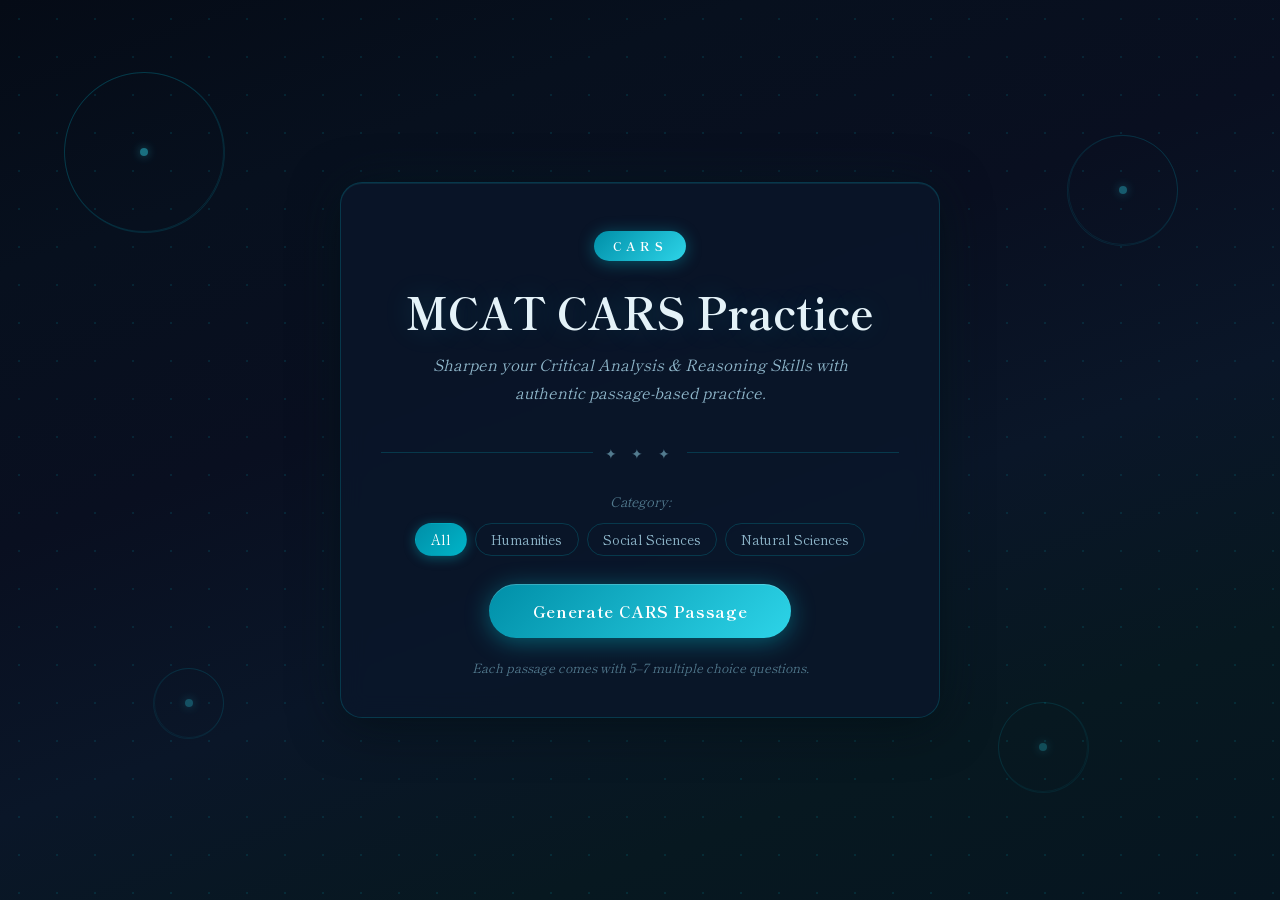
<file: index.html>
<!DOCTYPE html>
<html lang="en">
<head>
  <meta charset="UTF-8" />
  <meta name="viewport" content="width=device-width, initial-scale=1.0" />
  <title>MCAT CARS Practice</title>
  <link rel="preconnect" href="https://fonts.googleapis.com" />
  <link rel="preconnect" href="https://fonts.gstatic.com" crossorigin />
  <link href="https://fonts.googleapis.com/css2?family=Shippori+Mincho:wght@400;500;600;700&display=swap" rel="stylesheet" />
  <link rel="stylesheet" href="style.css" />
</head>
<body>

  <!-- LANDING SECTION -->
  <section id="landing">
    <div class="atom atom-1"><span class="nucleus"></span></div>
    <div class="atom atom-2"><span class="nucleus"></span></div>
    <div class="atom atom-3"><span class="nucleus"></span></div>
    <div class="atom atom-4"><span class="nucleus"></span></div>

    <div class="landing-inner">
      <div class="logo-mark">CARS</div>
      <h1>MCAT CARS Practice</h1>
      <p class="tagline">
        Sharpen your Critical Analysis &amp; Reasoning Skills with authentic
        passage-based practice.
      </p>

      <div class="deco-divider">✦ ✦ ✦</div>

      <div class="category-row">
        <span class="category-label">Category:</span>
        <div class="category-pills" id="categoryPills">
          <button class="pill active" data-category="all">All</button>
          <button class="pill" data-category="humanities">Humanities</button>
          <button class="pill" data-category="social">Social Sciences</button>
          <button class="pill" data-category="natural">Natural Sciences</button>
        </div>
      </div>

      <button class="btn-generate" id="generateBtn">
        Generate CARS Passage
      </button>

      <p class="hint">Each passage comes with 5–7 multiple choice questions.</p>
    </div>
  </section>

  <!-- PASSAGE SECTION (hidden until generated) -->
  <section id="passageSection" class="hidden">

    <header class="passage-header">
      <button class="btn-back" id="backBtn">&#8592; New Passage</button>
      <div class="passage-meta">
        <span class="badge" id="categoryBadge"></span>
        <span class="source" id="passageSource"></span>
      </div>
    </header>

    <div class="passage-container">
      <div class="passage-card">
        <h2 class="passage-title" id="passageTitle"></h2>
        <div class="passage-text" id="passageText"></div>
        <div class="passage-citation" id="passageCitation"></div>
      </div>

      <div class="questions-section">
        <h3 class="questions-heading">Questions</h3>
        <div id="questionsList"></div>
        <div class="submit-row">
          <button class="btn-submit" id="submitBtn">Submit Answers</button>
          <div class="score-display hidden" id="scoreDisplay"></div>
        </div>
      </div>
    </div>

  </section>

  <script src="app.js"></script>
</body>
</html>
</file>
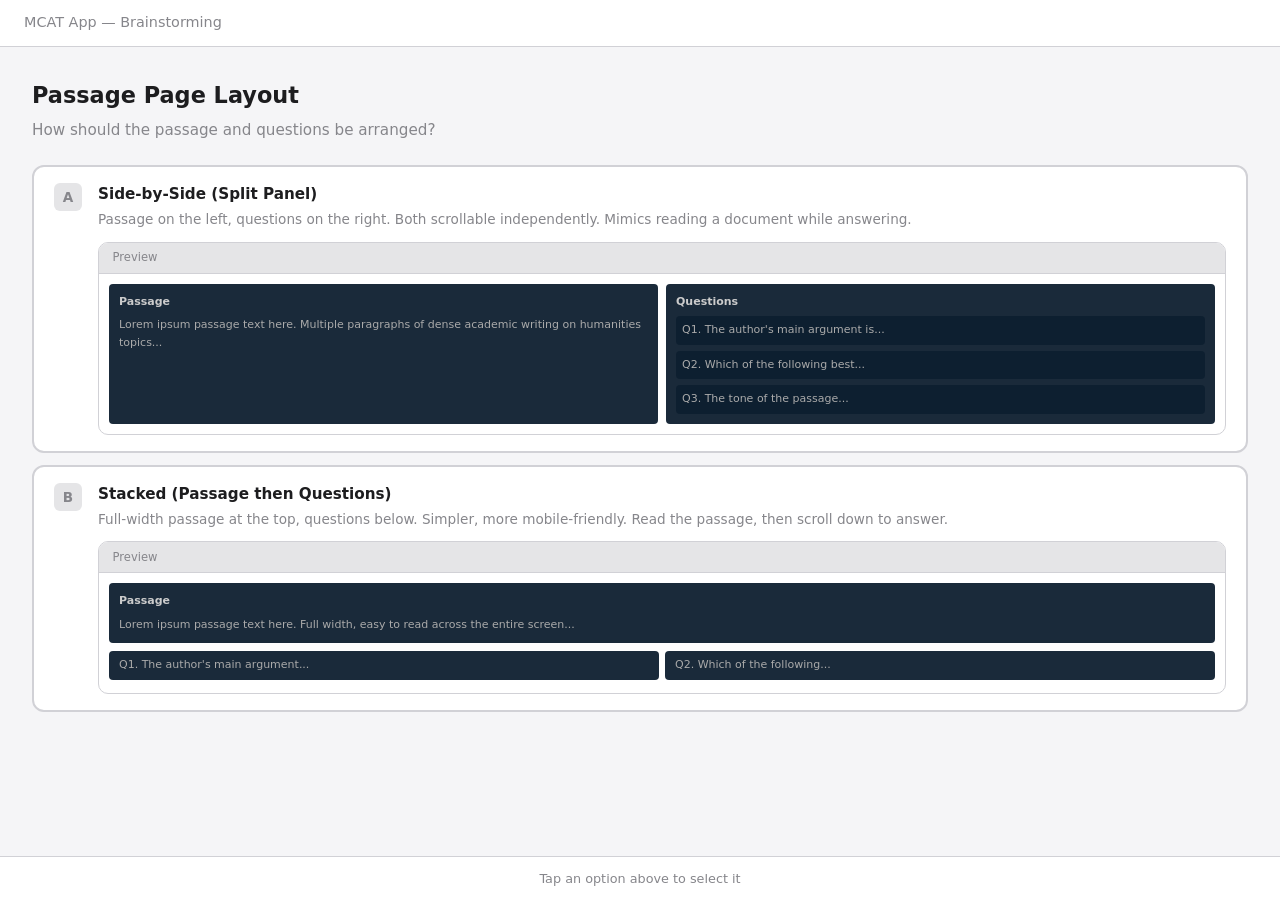
<file: mcat-layout-preview.html>
<!DOCTYPE html>
<html>
<head>
  <meta charset="utf-8">
  <meta name="viewport" content="width=device-width, initial-scale=1">
  <title>MCAT App – Passage Layout Options</title>
  <style>
    * { box-sizing: border-box; margin: 0; padding: 0; }
    html, body { height: 100%; }

    :root {
      --bg-primary: #f5f5f7;
      --bg-secondary: #ffffff;
      --bg-tertiary: #e5e5e7;
      --border: #d1d1d6;
      --text-primary: #1d1d1f;
      --text-secondary: #86868b;
      --text-tertiary: #aeaeb2;
      --accent: #0071e3;
      --accent-hover: #0077ed;
      --success: #34c759;
      --selected-bg: #e8f4fd;
      --selected-border: #0071e3;
    }

    @media (prefers-color-scheme: dark) {
      :root {
        --bg-primary: #1d1d1f;
        --bg-secondary: #2d2d2f;
        --bg-tertiary: #3d3d3f;
        --border: #424245;
        --text-primary: #f5f5f7;
        --text-secondary: #86868b;
        --text-tertiary: #636366;
        --accent: #0a84ff;
        --accent-hover: #409cff;
        --selected-bg: rgba(10, 132, 255, 0.15);
        --selected-border: #0a84ff;
      }
    }

    body {
      font-family: system-ui, -apple-system, BlinkMacSystemFont, sans-serif;
      background: var(--bg-primary);
      color: var(--text-primary);
      line-height: 1.5;
      display: flex;
      flex-direction: column;
      min-height: 100%;
    }

    .header {
      background: var(--bg-secondary);
      padding: 0.75rem 1.5rem;
      border-bottom: 1px solid var(--border);
      flex-shrink: 0;
    }
    .header h1 { font-size: 0.9rem; font-weight: 500; color: var(--text-secondary); }

    .main { flex: 1; overflow-y: auto; }
    #claude-content { padding: 2rem; }

    .indicator-bar {
      background: var(--bg-secondary);
      border-top: 1px solid var(--border);
      padding: 0.6rem 1.5rem;
      text-align: center;
      flex-shrink: 0;
    }
    .indicator-bar span { font-size: 0.8rem; color: var(--text-secondary); }
    .indicator-bar .selected-text { color: var(--accent); font-weight: 600; }

    h2 { font-size: 1.4rem; font-weight: 600; margin-bottom: 0.4rem; }
    .subtitle { color: var(--text-secondary); margin-bottom: 1.5rem; font-size: 0.95rem; }

    .options { display: flex; flex-direction: column; gap: 0.75rem; }
    .option {
      background: var(--bg-secondary);
      border: 2px solid var(--border);
      border-radius: 12px;
      padding: 1rem 1.25rem;
      cursor: pointer;
      transition: all 0.15s ease;
      display: flex;
      align-items: flex-start;
      gap: 1rem;
    }
    .option:hover { border-color: var(--accent); }
    .option.selected { background: var(--selected-bg); border-color: var(--selected-border); }
    .option .letter {
      background: var(--bg-tertiary);
      color: var(--text-secondary);
      width: 1.75rem; height: 1.75rem;
      border-radius: 6px;
      display: flex; align-items: center; justify-content: center;
      font-weight: 600; font-size: 0.85rem; flex-shrink: 0;
    }
    .option.selected .letter { background: var(--accent); color: white; }
    .option .content { flex: 1; }
    .option .content h3 { font-size: 0.95rem; margin-bottom: 0.2rem; }
    .option .content p { color: var(--text-secondary); font-size: 0.85rem; margin-bottom: 0; }

    .mockup {
      background: var(--bg-secondary);
      border: 1px solid var(--border);
      border-radius: 10px;
      overflow: hidden;
      margin-top: 12px;
    }
    .mockup-header {
      background: var(--bg-tertiary);
      padding: 0.4rem 0.85rem;
      font-size: 0.72rem;
      color: var(--text-secondary);
      border-bottom: 1px solid var(--border);
    }
    .mockup-body { padding: 10px; }
  </style>
</head>
<body>

  <div class="header">
    <h1>MCAT App — Brainstorming</h1>
  </div>

  <div class="main">
    <div id="claude-content">

      <h2>Passage Page Layout</h2>
      <p class="subtitle">How should the passage and questions be arranged?</p>

      <div class="options">

        <div class="option" data-choice="a" onclick="toggleSelect(this)">
          <div class="letter">A</div>
          <div class="content">
            <h3>Side-by-Side (Split Panel)</h3>
            <p>Passage on the left, questions on the right. Both scrollable independently. Mimics reading a document while answering.</p>
            <div class="mockup">
              <div class="mockup-header">Preview</div>
              <div class="mockup-body" style="display:flex;gap:8px;min-height:120px;">
                <div style="flex:1;background:#1a2a3a;border-radius:4px;padding:10px;font-size:11px;color:#aaa;overflow:hidden;">
                  <div style="font-weight:bold;color:#ccc;margin-bottom:6px;">Passage</div>
                  <div style="line-height:1.6;">Lorem ipsum passage text here. Multiple paragraphs of dense academic writing on humanities topics...</div>
                </div>
                <div style="flex:1;background:#1a2a3a;border-radius:4px;padding:10px;font-size:11px;color:#aaa;">
                  <div style="font-weight:bold;color:#ccc;margin-bottom:6px;">Questions</div>
                  <div style="background:#0d1f30;border-radius:4px;padding:6px;margin-bottom:6px;">Q1. The author's main argument is...</div>
                  <div style="background:#0d1f30;border-radius:4px;padding:6px;margin-bottom:6px;">Q2. Which of the following best...</div>
                  <div style="background:#0d1f30;border-radius:4px;padding:6px;">Q3. The tone of the passage...</div>
                </div>
              </div>
            </div>
          </div>
        </div>

        <div class="option" data-choice="b" onclick="toggleSelect(this)">
          <div class="letter">B</div>
          <div class="content">
            <h3>Stacked (Passage then Questions)</h3>
            <p>Full-width passage at the top, questions below. Simpler, more mobile-friendly. Read the passage, then scroll down to answer.</p>
            <div class="mockup">
              <div class="mockup-header">Preview</div>
              <div class="mockup-body" style="min-height:120px;">
                <div style="background:#1a2a3a;border-radius:4px;padding:10px;font-size:11px;color:#aaa;margin-bottom:8px;">
                  <div style="font-weight:bold;color:#ccc;margin-bottom:6px;">Passage</div>
                  <div style="line-height:1.6;">Lorem ipsum passage text here. Full width, easy to read across the entire screen...</div>
                </div>
                <div style="display:flex;gap:6px;flex-wrap:wrap;">
                  <div style="background:#1a2a3a;border-radius:4px;padding:6px 10px;font-size:11px;color:#aaa;flex:1;min-width:120px;">Q1. The author's main argument...</div>
                  <div style="background:#1a2a3a;border-radius:4px;padding:6px 10px;font-size:11px;color:#aaa;flex:1;min-width:120px;">Q2. Which of the following...</div>
                </div>
              </div>
            </div>
          </div>
        </div>

      </div>

    </div>
  </div>

  <div class="indicator-bar">
    <span id="indicator-text">Tap an option above to select it</span>
  </div>

  <script>
    function toggleSelect(el) {
      const wasSelected = el.classList.contains('selected');
      document.querySelectorAll('.option').forEach(o => o.classList.remove('selected'));
      if (!wasSelected) {
        el.classList.add('selected');
        const choice = el.dataset.choice.toUpperCase();
        const title = el.querySelector('h3').textContent;
        document.getElementById('indicator-text').innerHTML =
          'Selected: <span class="selected-text">' + choice + ' — ' + title + '</span>';
      } else {
        document.getElementById('indicator-text').textContent = 'Tap an option above to select it';
      }
    }
  </script>

</body>
</html>
</file>
<file: style.css>
/* ============================================================
   MCAT CARS Practice — Scientific / Medical Lab Theme
   ============================================================ */

*, *::before, *::after {
  box-sizing: border-box;
  margin: 0;
  padding: 0;
}

:root {
  --navy:         #070d1c;
  --navy-mid:     #0c1928;
  --navy-card:    #0d1e36;
  --navy-hover:   #112440;
  --teal:         #008fa8;
  --teal-bright:  #00b4c8;
  --cyan:         #2dd4e8;
  --cyan-glow:    rgba(45, 212, 232, 0.18);
  --clinical:     #dff0f5;
  --text-bright:  #e4f2f8;
  --text-mid:     #90b8cc;
  --text-dim:     #527a8e;
  --border:       rgba(0, 180, 200, 0.22);
  --border-hover: rgba(0, 180, 200, 0.55);
  --correct:      #00c896;
  --wrong:        #e0574a;
  --shadow:       0 8px 48px rgba(0, 0, 0, 0.5);
  --radius:       14px;
}

html { font-size: 16px; }

body {
  background-color: var(--navy);
  color: var(--text-bright);
  font-family: 'Shippori Mincho', Georgia, serif;
  min-height: 100vh;
}

.hidden { display: none !important; }

/* ── LANDING ──────────────────────────────────────────────── */

#landing {
  min-height: 100vh;
  display: flex;
  align-items: center;
  justify-content: center;
  padding: 2rem;
  position: relative;
  overflow: hidden;
  background:
    radial-gradient(circle, rgba(0, 180, 200, 0.13) 1px, transparent 1px),
    linear-gradient(
      160deg,
      #050b16 0%,
      #07101e 20%,
      #090f20 40%,
      #0a1628 60%,
      #071820 80%,
      #061520 100%
    );
  background-size: 38px 38px, 100% 100%;
}

/* CSS atom decorations */
.atom {
  position: absolute;
  border-radius: 50%;
  border: 1.5px solid rgba(0, 180, 200, 0.2);
  pointer-events: none;
}
.atom::before,
.atom::after {
  content: '';
  position: absolute;
  inset: -1.5px;
  border-radius: 50%;
  border: 1.5px solid rgba(0, 180, 200, 0.12);
}
.atom::before { transform: rotate(60deg); }
.atom::after  { transform: rotate(-60deg); }

/* Nucleus dot */
.atom .nucleus {
  position: absolute;
  width: 8px; height: 8px;
  background: rgba(45, 212, 232, 0.7);
  border-radius: 50%;
  top: 50%; left: 50%;
  transform: translate(-50%, -50%);
  box-shadow: 0 0 10px rgba(45, 212, 232, 0.6);
}

.atom-1 { width: 160px; height: 160px; top: 8%;  left: 5%;  opacity: 0.7; }
.atom-2 { width: 110px; height: 110px; top: 15%; right: 8%; opacity: 0.55; }
.atom-3 { width: 70px;  height: 70px;  bottom: 18%; left: 12%; opacity: 0.45; }
.atom-4 { width: 90px;  height: 90px;  bottom: 12%; right: 15%; opacity: 0.4; }

/* DNA strand dots */
.dna-strand {
  position: absolute;
  width: 3px;
  top: 0; bottom: 0;
  left: 50%;
  transform: translateX(-50%);
  pointer-events: none;
  opacity: 0;
}

.landing-inner {
  text-align: center;
  max-width: 600px;
  width: 100%;
  position: relative;
  z-index: 1;
  background: rgba(10, 22, 42, 0.82);
  border: 1.5px solid var(--border);
  border-radius: 22px;
  padding: 3rem 2.5rem 2.5rem;
  backdrop-filter: blur(12px);
  box-shadow:
    var(--shadow),
    0 0 60px rgba(0, 180, 200, 0.08),
    inset 0 1px 0 rgba(45, 212, 232, 0.1);
}

.logo-mark {
  display: inline-block;
  background: linear-gradient(135deg, var(--teal), var(--cyan));
  color: #fff;
  font-family: 'Shippori Mincho', serif;
  font-weight: 700;
  font-size: 0.75rem;
  letter-spacing: 0.35em;
  padding: 0.4rem 1.2rem;
  border-radius: 30px;
  margin-bottom: 1.4rem;
  box-shadow: 0 2px 16px rgba(0, 180, 200, 0.4);
}

h1 {
  font-family: 'Shippori Mincho', Georgia, serif;
  font-size: clamp(1.75rem, 5vw, 2.7rem);
  font-weight: 700;
  color: var(--text-bright);
  line-height: 1.3;
  margin-bottom: 0.75rem;
  text-shadow: 0 0 30px rgba(45, 212, 232, 0.2);
}

.tagline {
  font-size: 0.98rem;
  color: var(--text-mid);
  line-height: 1.75;
  max-width: 440px;
  margin: 0 auto 2.25rem;
  font-style: italic;
}

/* Decorative divider */
.deco-divider {
  display: flex;
  align-items: center;
  justify-content: center;
  gap: 0.75rem;
  margin-bottom: 1.75rem;
  color: var(--text-dim);
  font-size: 0.9rem;
  letter-spacing: 0.35em;
}
.deco-divider::before,
.deco-divider::after {
  content: '';
  flex: 1;
  height: 1px;
  background: var(--border);
}

/* Category selector */
.category-row {
  display: flex;
  align-items: center;
  justify-content: center;
  gap: 0.75rem;
  flex-wrap: wrap;
  margin-bottom: 1.75rem;
}

.category-label {
  font-size: 0.85rem;
  color: var(--text-dim);
  font-style: italic;
}

.category-pills {
  display: flex;
  gap: 0.5rem;
  flex-wrap: wrap;
  justify-content: center;
}

.pill {
  background: transparent;
  border: 1.5px solid var(--border);
  color: var(--text-mid);
  font-family: 'Shippori Mincho', serif;
  font-size: 0.82rem;
  padding: 0.35rem 0.95rem;
  border-radius: 30px;
  cursor: pointer;
  transition: all 0.2s ease;
}

.pill:hover {
  border-color: var(--teal-bright);
  color: var(--cyan);
  background: var(--cyan-glow);
}

.pill.active {
  background: linear-gradient(135deg, var(--teal), var(--teal-bright));
  border-color: transparent;
  color: #fff;
  box-shadow: 0 2px 12px rgba(0, 180, 200, 0.4);
}

/* Generate button */
.btn-generate {
  display: inline-block;
  background: linear-gradient(135deg, var(--teal) 0%, var(--cyan) 100%);
  color: #fff;
  font-family: 'Shippori Mincho', serif;
  font-size: 1rem;
  font-weight: 700;
  padding: 0.95rem 2.75rem;
  border: none;
  border-radius: 40px;
  cursor: pointer;
  letter-spacing: 0.04em;
  box-shadow:
    0 4px 24px rgba(0, 180, 200, 0.45),
    inset 0 1px 0 rgba(255, 255, 255, 0.2);
  transition: all 0.22s ease;
}

.btn-generate:hover {
  transform: translateY(-3px);
  box-shadow: 0 8px 36px rgba(0, 180, 200, 0.6);
}

.btn-generate:active {
  transform: translateY(0);
}

.hint {
  margin-top: 1.25rem;
  font-size: 0.8rem;
  color: var(--text-dim);
  font-style: italic;
}

/* ── PASSAGE SECTION ──────────────────────────────────────── */

#passageSection {
  min-height: 100vh;
  background:
    radial-gradient(circle, rgba(0, 180, 200, 0.07) 1px, transparent 1px),
    linear-gradient(to bottom, #080e1e 0%, #0a1628 60%, #07101e 100%);
  background-size: 38px 38px, 100% 100%;
}

.passage-header {
  position: sticky;
  top: 0;
  z-index: 10;
  background: rgba(7, 13, 28, 0.94);
  backdrop-filter: blur(12px);
  border-bottom: 1.5px solid var(--border);
  padding: 0.75rem 2rem;
  display: flex;
  align-items: center;
  justify-content: space-between;
  gap: 1rem;
}

.btn-back {
  background: transparent;
  border: 1.5px solid var(--border);
  color: var(--text-mid);
  font-family: 'Shippori Mincho', serif;
  font-size: 0.85rem;
  padding: 0.4rem 1.1rem;
  border-radius: 30px;
  cursor: pointer;
  transition: all 0.15s;
}

.btn-back:hover {
  border-color: var(--teal-bright);
  color: var(--cyan);
  background: var(--cyan-glow);
}

.passage-meta {
  display: flex;
  align-items: center;
  gap: 0.75rem;
}

.badge {
  font-size: 0.7rem;
  font-weight: 700;
  letter-spacing: 0.14em;
  text-transform: uppercase;
  padding: 0.25rem 0.8rem;
  border-radius: 30px;
  background: rgba(0, 180, 200, 0.15);
  color: var(--cyan);
  border: 1px solid rgba(0, 180, 200, 0.3);
}

.source {
  font-size: 0.78rem;
  color: var(--text-dim);
  font-style: italic;
}

/* Passage card */
.passage-container {
  max-width: 800px;
  margin: 0 auto;
  padding: 2.5rem 1.5rem 5rem;
}

.passage-card {
  background: rgba(12, 24, 44, 0.9);
  border: 1.5px solid var(--border);
  border-radius: 18px;
  padding: 2.75rem;
  box-shadow: var(--shadow), 0 0 40px rgba(0, 180, 200, 0.06);
  margin-bottom: 2rem;
  backdrop-filter: blur(8px);
}

.passage-title {
  font-family: 'Shippori Mincho', Georgia, serif;
  font-size: 1.3rem;
  font-weight: 700;
  color: var(--text-bright);
  margin-bottom: 1.5rem;
  padding-bottom: 0.85rem;
  border-bottom: 1.5px solid var(--border);
}

.passage-text {
  font-family: 'Shippori Mincho', Georgia, serif;
  font-size: 1.02rem;
  line-height: 1.95;
  color: var(--clinical);
}

.passage-text p {
  margin-bottom: 1.2em;
}

.passage-text p:last-child {
  margin-bottom: 0;
}

/* Citation block */
.passage-citation {
  margin-top: 1.75rem;
  padding: 1rem 1.25rem;
  background: rgba(0, 180, 200, 0.06);
  border: 1px solid var(--border);
  border-radius: 10px;
  display: flex;
  flex-direction: column;
  gap: 0.35rem;
}

.citation-label {
  font-size: 0.7rem;
  font-weight: 700;
  letter-spacing: 0.14em;
  text-transform: uppercase;
  color: var(--teal-bright);
}

.citation-note {
  font-size: 0.84rem;
  color: var(--text-mid);
  line-height: 1.55;
}

.citation-link {
  font-size: 0.8rem;
  color: var(--cyan);
  text-decoration: none;
  transition: opacity 0.15s;
}

.citation-link:hover {
  opacity: 0.75;
  text-decoration: underline;
}

/* Questions */
.questions-section {
  background: rgba(12, 24, 44, 0.9);
  border: 1.5px solid var(--border);
  border-radius: 18px;
  padding: 2.25rem 2.75rem;
  box-shadow: var(--shadow), 0 0 40px rgba(0, 180, 200, 0.06);
  backdrop-filter: blur(8px);
}

.questions-heading {
  font-family: 'Shippori Mincho', Georgia, serif;
  font-size: 1.15rem;
  font-weight: 700;
  color: var(--text-bright);
  margin-bottom: 1.75rem;
  padding-bottom: 0.65rem;
  border-bottom: 1.5px solid var(--border);
}

.question-block {
  margin-bottom: 2rem;
}

.question-block:last-of-type {
  margin-bottom: 0;
}

.question-text {
  font-family: 'Shippori Mincho', serif;
  font-size: 0.96rem;
  font-weight: 700;
  color: var(--text-bright);
  line-height: 1.6;
  margin-bottom: 0.9rem;
}

.question-num {
  color: var(--teal-bright);
}

.options-list {
  list-style: none;
  display: flex;
  flex-direction: column;
  gap: 0.5rem;
}

.option-item label {
  display: flex;
  align-items: flex-start;
  gap: 0.6rem;
  padding: 0.7rem 1rem;
  border: 1.5px solid var(--border);
  border-radius: 12px;
  cursor: pointer;
  font-size: 0.91rem;
  line-height: 1.5;
  color: var(--text-mid);
  transition: all 0.15s;
  background: rgba(255, 255, 255, 0.03);
}

.option-item input[type="radio"] {
  margin-top: 0.15rem;
  accent-color: var(--teal-bright);
  flex-shrink: 0;
}

.option-item label:hover {
  border-color: var(--teal-bright);
  background: var(--cyan-glow);
  color: var(--text-bright);
}

.option-item input[type="radio"]:checked + span {
  color: var(--text-bright);
  font-weight: 600;
}

.option-item.correct label {
  border-color: var(--correct);
  background: rgba(0, 200, 150, 0.12);
  color: var(--correct);
  font-weight: 600;
}

.option-item.wrong label {
  border-color: var(--wrong);
  background: rgba(224, 87, 74, 0.1);
  color: var(--wrong);
}

/* Submit */
.submit-row {
  display: flex;
  align-items: center;
  gap: 1.5rem;
  flex-wrap: wrap;
  margin-top: 2rem;
  padding-top: 1.5rem;
  border-top: 1.5px solid var(--border);
}

.btn-submit {
  background: linear-gradient(135deg, var(--teal) 0%, var(--teal-bright) 100%);
  color: #fff;
  font-family: 'Shippori Mincho', serif;
  font-size: 0.92rem;
  font-weight: 700;
  padding: 0.75rem 2.25rem;
  border: none;
  border-radius: 40px;
  cursor: pointer;
  box-shadow: 0 3px 16px rgba(0, 180, 200, 0.4);
  transition: all 0.18s;
}

.btn-submit:hover {
  transform: translateY(-2px);
  box-shadow: 0 6px 24px rgba(0, 180, 200, 0.55);
}

.btn-submit:disabled {
  opacity: 0.4;
  cursor: not-allowed;
  transform: none;
}

.score-display {
  font-family: 'Shippori Mincho', serif;
  font-size: 0.95rem;
  font-weight: 700;
  color: var(--cyan);
  background: rgba(0, 180, 200, 0.1);
  padding: 0.5rem 1.2rem;
  border-radius: 30px;
  border: 1px solid rgba(0, 180, 200, 0.3);
}

/* ── EXPLANATION BLOCK ────────────────────────────────────── */

.explanation {
  margin-top: 0.75rem;
  padding: 0.85rem 1rem;
  background: rgba(0, 180, 200, 0.07);
  border-left: 3px solid var(--teal-bright);
  border-radius: 0 10px 10px 0;
  font-size: 0.87rem;
  line-height: 1.6;
  color: var(--text-mid);
}

.explanation-label {
  display: inline-block;
  font-size: 0.68rem;
  font-weight: 700;
  letter-spacing: 0.14em;
  text-transform: uppercase;
  color: var(--teal-bright);
  margin-right: 0.5rem;
}

/* Loading state on generate button */
.btn-generate:disabled {
  opacity: 0.6;
  cursor: not-allowed;
  transform: none;
}

/* ── RESPONSIVE ───────────────────────────────────────────── */

@media (max-width: 600px) {
  .passage-card,
  .questions-section {
    padding: 1.5rem 1.25rem;
  }

  .passage-container {
    padding: 1.5rem 0.75rem 3rem;
  }

  .passage-header {
    padding: 0.65rem 1rem;
  }

  .landing-inner {
    padding: 2rem 1.5rem;
  }

  .atom-1 { left: -4%; }
  .atom-2 { right: -2%; }
}
</file>
